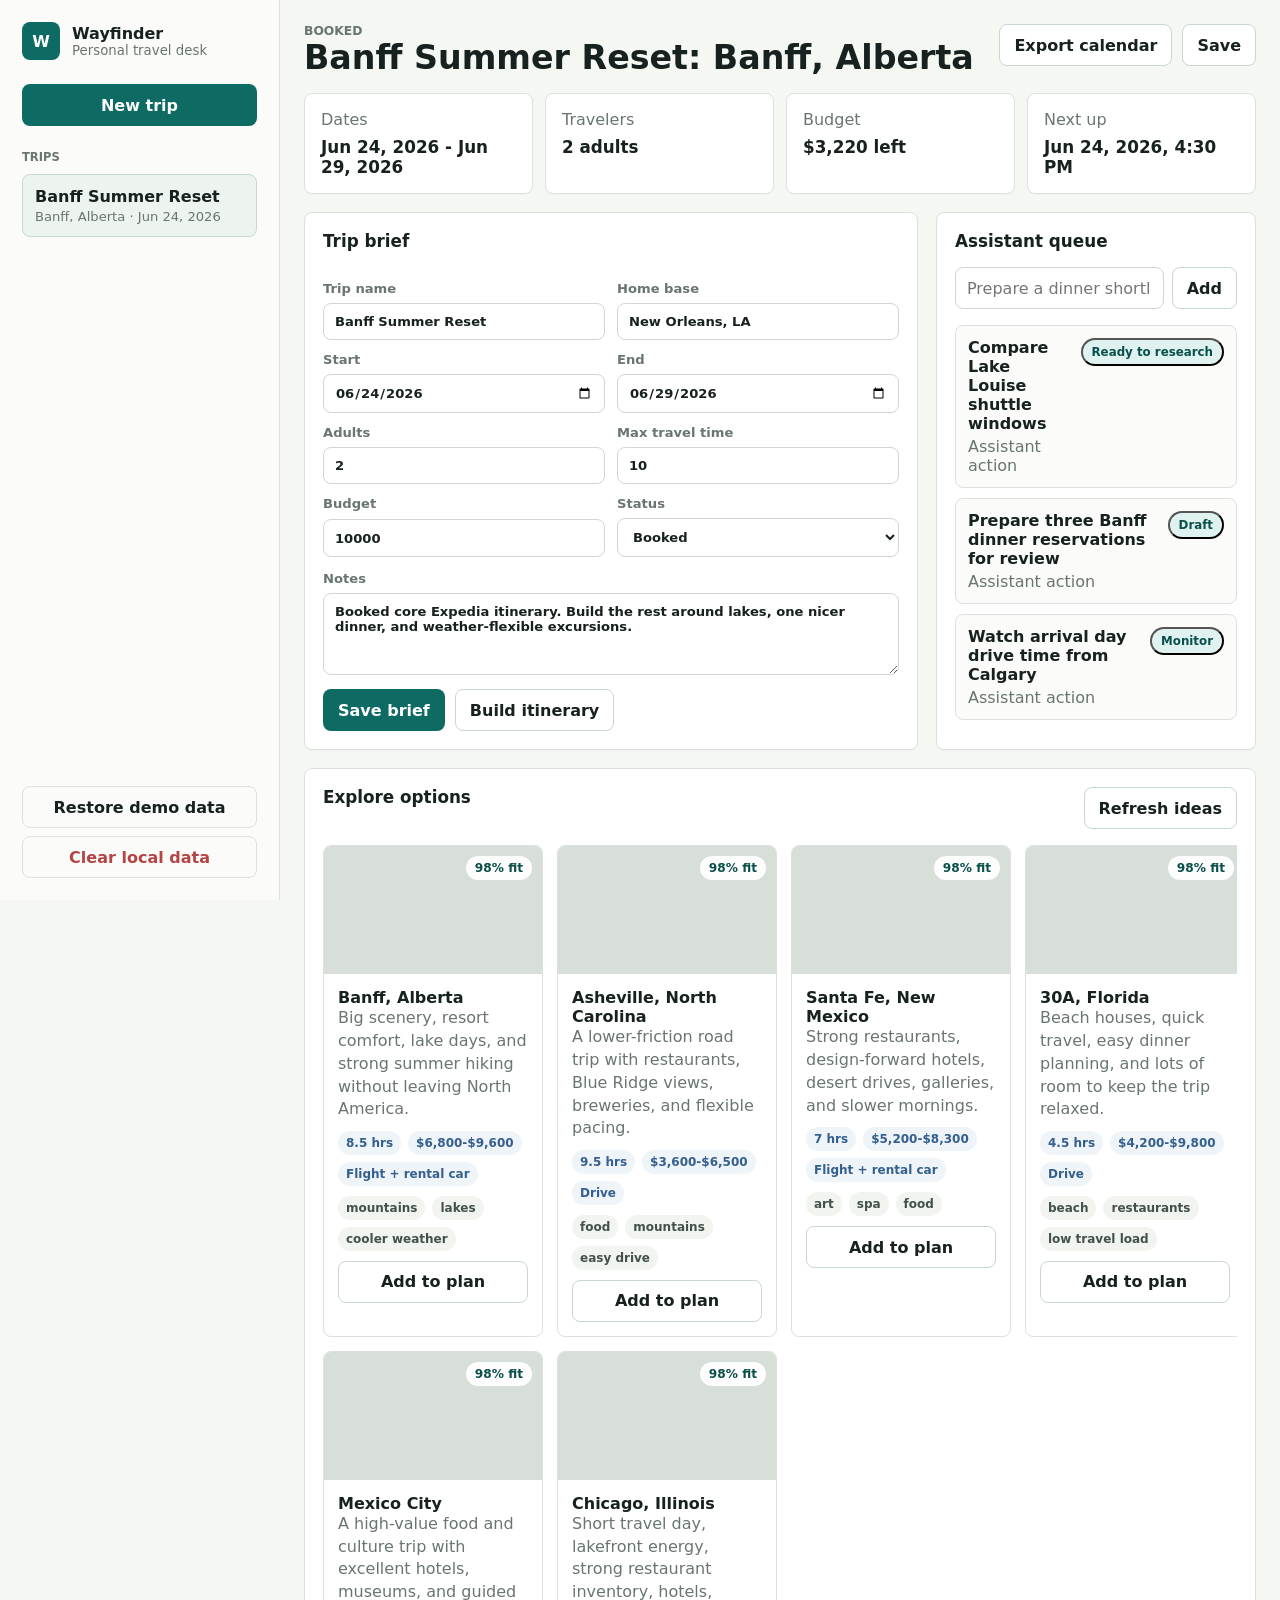
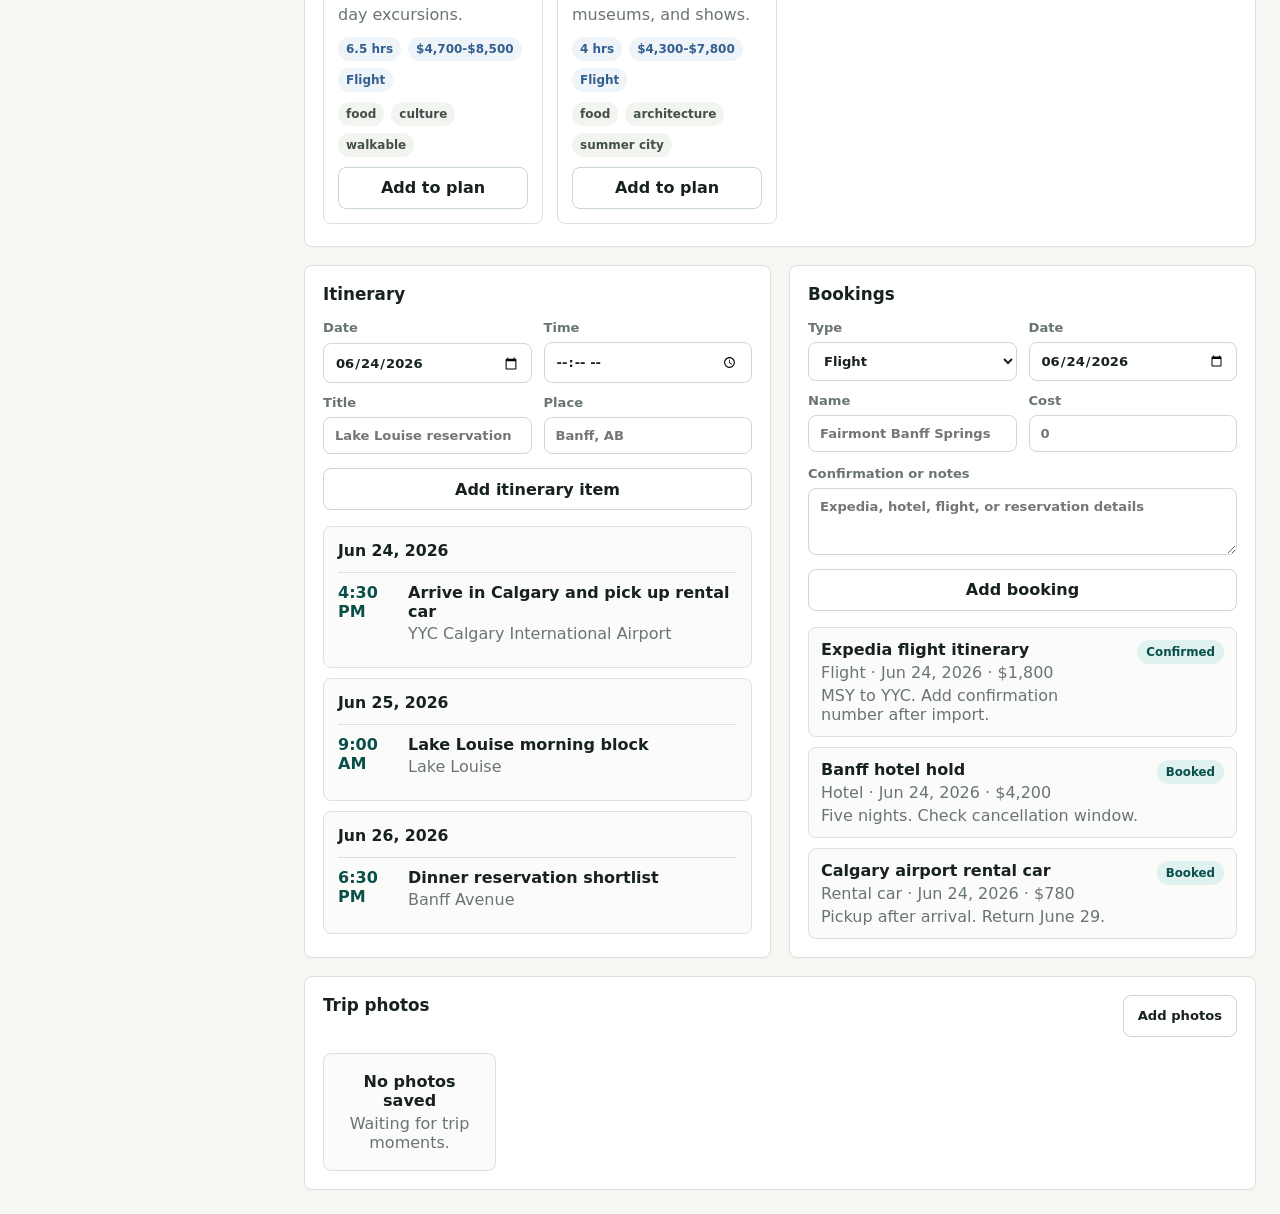
<file: travel-assistant/index.html>
<!doctype html>
<html lang="en">
  <head>
    <meta charset="utf-8">
    <meta name="viewport" content="width=device-width, initial-scale=1">
    <title>Wayfinder Travel Assistant</title>
    <link rel="stylesheet" href="styles.css">
  </head>
  <body>
    <div class="app-shell">
      <aside class="sidebar">
        <div class="brand">
          <span class="brand-mark">W</span>
          <div>
            <strong>Wayfinder</strong>
            <small>Personal travel desk</small>
          </div>
        </div>

        <button class="primary-action" id="newTripButton" type="button">New trip</button>

        <nav class="trip-list" aria-label="Trips">
          <div class="nav-heading">Trips</div>
          <div id="tripList"></div>
        </nav>

        <div class="sidebar-footer">
          <button class="ghost-button" id="seedButton" type="button">Restore demo data</button>
          <button class="ghost-button danger" id="clearButton" type="button">Clear local data</button>
        </div>
      </aside>

      <main class="workspace">
        <header class="topbar">
          <div>
            <p class="eyebrow" id="tripStatus">Planning</p>
            <h1 id="tripTitle">Trip workspace</h1>
          </div>
          <div class="topbar-actions">
            <button class="secondary-button" id="exportButton" type="button">Export calendar</button>
            <button class="secondary-button" id="saveButton" type="button">Save</button>
          </div>
        </header>

        <section class="summary-grid" aria-label="Trip summary">
          <article class="metric">
            <span>Dates</span>
            <strong id="summaryDates">-</strong>
          </article>
          <article class="metric">
            <span>Travelers</span>
            <strong id="summaryTravelers">-</strong>
          </article>
          <article class="metric">
            <span>Budget</span>
            <strong id="summaryBudget">-</strong>
          </article>
          <article class="metric">
            <span>Next up</span>
            <strong id="summaryNext">-</strong>
          </article>
        </section>

        <section class="content-grid">
          <form class="panel trip-form" id="tripForm">
            <div class="panel-header">
              <div>
                <h2>Trip brief</h2>
              </div>
            </div>

            <div class="form-grid">
              <label>
                Trip name
                <input id="tripName" name="name" type="text" required>
              </label>
              <label>
                Home base
                <input id="homeBase" name="homeBase" type="text" required>
              </label>
              <label>
                Start
                <input id="startDate" name="startDate" type="date" required>
              </label>
              <label>
                End
                <input id="endDate" name="endDate" type="date" required>
              </label>
              <label>
                Adults
                <input id="adults" name="adults" type="number" min="1" value="2" required>
              </label>
              <label>
                Max travel time
                <input id="maxTravelHours" name="maxTravelHours" type="number" min="1" value="10" required>
              </label>
              <label>
                Budget
                <input id="budget" name="budget" type="number" min="0" step="100" required>
              </label>
              <label>
                Status
                <select id="status" name="status">
                  <option>Idea</option>
                  <option>Planning</option>
                  <option>Booked</option>
                  <option>Active</option>
                  <option>Archived</option>
                </select>
              </label>
            </div>

            <label>
              Notes
              <textarea id="notes" name="notes" rows="4"></textarea>
            </label>

            <div class="button-row">
              <button class="primary-action" type="submit">Save brief</button>
              <button class="secondary-button" id="buildItineraryButton" type="button">Build itinerary</button>
            </div>
          </form>

          <aside class="panel command-panel">
            <div class="panel-header">
              <div>
                <h2>Assistant queue</h2>
              </div>
            </div>
            <form id="taskForm" class="inline-form">
              <input id="taskInput" type="text" placeholder="Prepare a dinner shortlist in Banff">
              <button class="secondary-button" type="submit">Add</button>
            </form>
            <div id="taskList" class="task-list"></div>
          </aside>
        </section>

        <section class="panel">
          <div class="panel-header">
            <div>
              <h2>Explore options</h2>
            </div>
            <button class="secondary-button" id="refreshIdeasButton" type="button">Refresh ideas</button>
          </div>
          <div class="destination-grid" id="destinationGrid"></div>
        </section>

        <section class="split-grid">
          <article class="panel">
            <div class="panel-header">
              <div>
                <h2>Itinerary</h2>
              </div>
            </div>
            <form id="itineraryForm" class="stacked-form">
              <div class="form-grid tight">
                <label>
                  Date
                  <input id="itemDate" type="date" required>
                </label>
                <label>
                  Time
                  <input id="itemTime" type="time" required>
                </label>
                <label>
                  Title
                  <input id="itemTitle" type="text" required placeholder="Lake Louise reservation">
                </label>
                <label>
                  Place
                  <input id="itemPlace" type="text" placeholder="Banff, AB">
                </label>
              </div>
              <button class="secondary-button" type="submit">Add itinerary item</button>
            </form>
            <div id="itineraryDays" class="day-list"></div>
          </article>

          <article class="panel">
            <div class="panel-header">
              <div>
                <h2>Bookings</h2>
              </div>
            </div>
            <form id="bookingForm" class="stacked-form">
              <div class="form-grid tight">
                <label>
                  Type
                  <select id="bookingType">
                    <option>Flight</option>
                    <option>Hotel</option>
                    <option>Rental car</option>
                    <option>Restaurant</option>
                    <option>Excursion</option>
                    <option>Other</option>
                  </select>
                </label>
                <label>
                  Date
                  <input id="bookingDate" type="date" required>
                </label>
                <label>
                  Name
                  <input id="bookingName" type="text" required placeholder="Fairmont Banff Springs">
                </label>
                <label>
                  Cost
                  <input id="bookingCost" type="number" min="0" step="1" placeholder="0">
                </label>
              </div>
              <label>
                Confirmation or notes
                <textarea id="bookingNotes" rows="3" placeholder="Expedia, hotel, flight, or reservation details"></textarea>
              </label>
              <button class="secondary-button" type="submit">Add booking</button>
            </form>
            <div id="bookingList" class="booking-list"></div>
          </article>
        </section>

        <section class="panel">
          <div class="panel-header">
            <div>
              <h2>Trip photos</h2>
            </div>
            <label class="file-button">
              Add photos
              <input id="photoInput" type="file" accept="image/*" multiple>
            </label>
          </div>
          <div id="photoGrid" class="photo-grid"></div>
        </section>
      </main>
    </div>

    <template id="emptyStateTemplate">
      <div class="empty-state">
        <strong>No items yet</strong>
        <span>Waiting for trip details.</span>
      </div>
    </template>

    <script src="app.js"></script>
  </body>
</html>
</file>
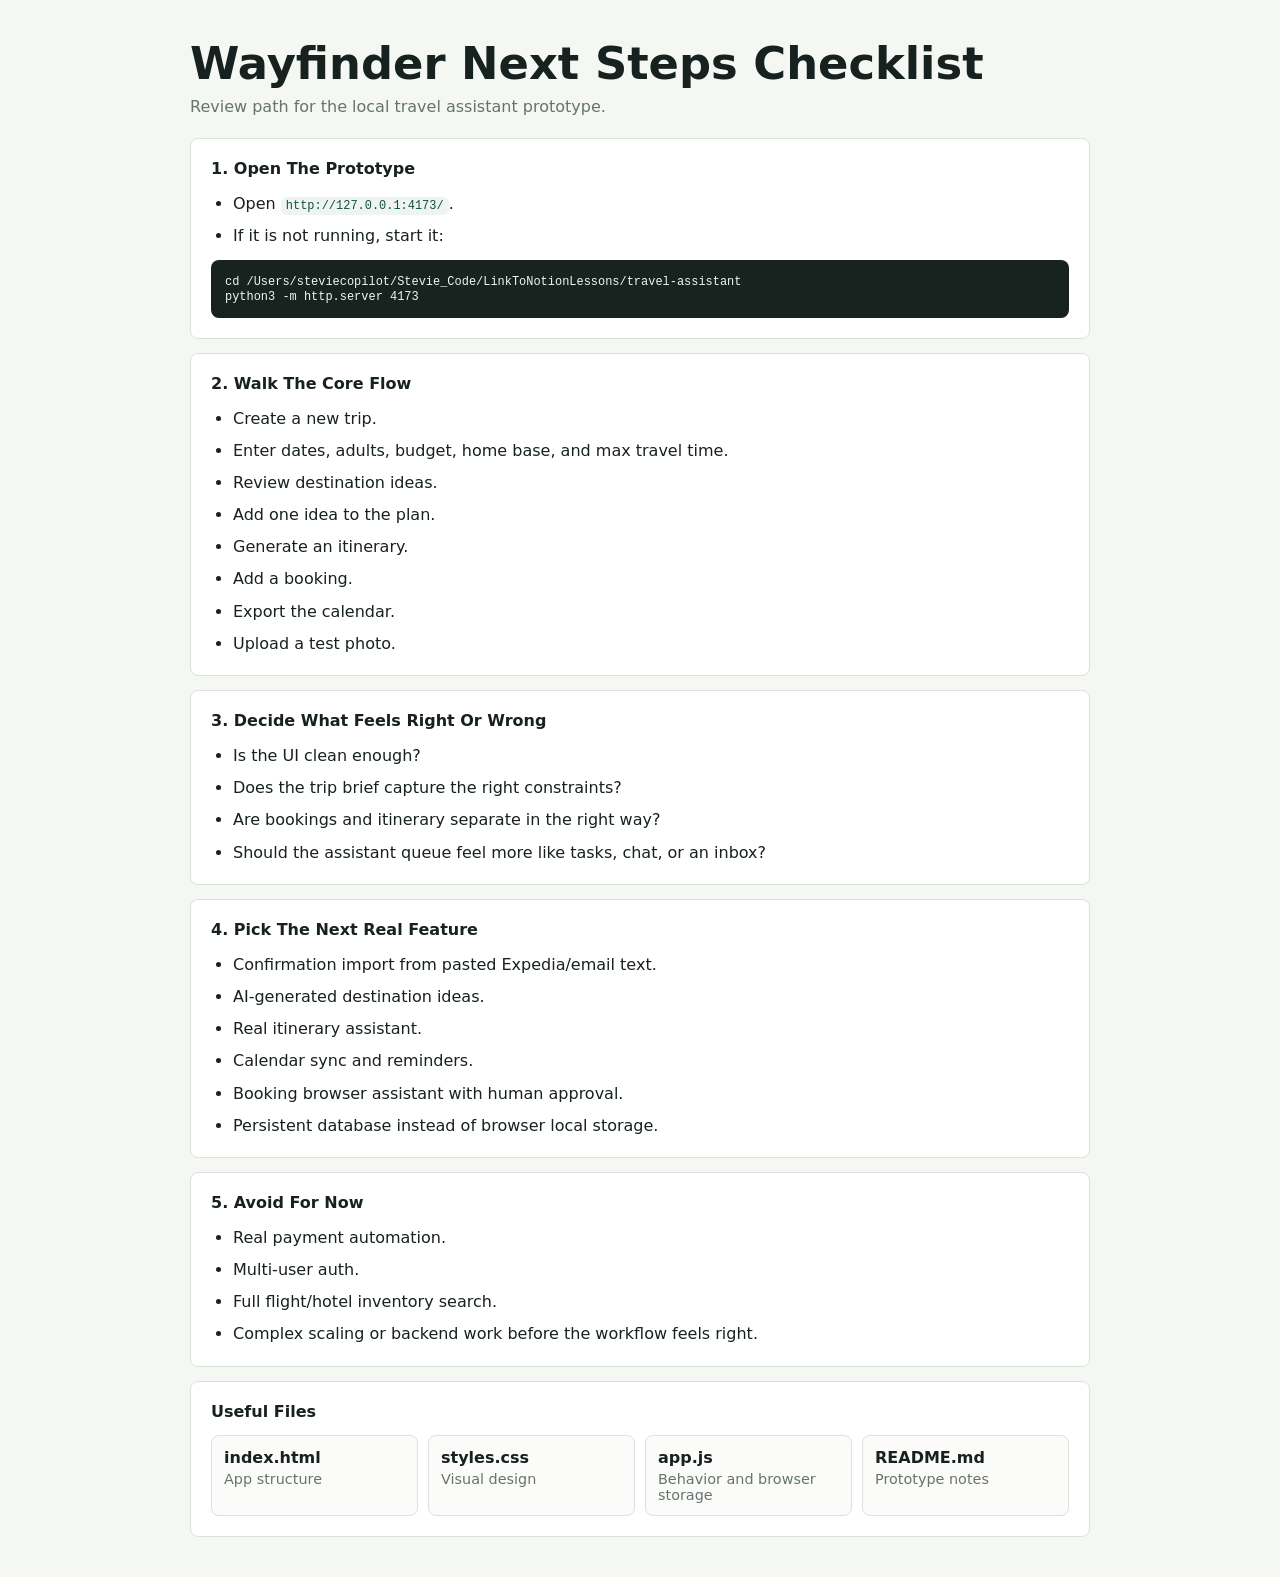
<file: travel-assistant/next-steps-checklist.html>
<!doctype html>
<html lang="en">
  <head>
    <meta charset="utf-8">
    <meta name="viewport" content="width=device-width, initial-scale=1">
    <title>Wayfinder Next Steps Checklist</title>
    <style>
      :root {
        --ink: #17211f;
        --muted: #66736e;
        --line: #dbe2de;
        --canvas: #f4f7f2;
        --panel: #ffffff;
        --accent: #0d6b64;
      }

      * {
        box-sizing: border-box;
      }

      body {
        margin: 0;
        background: var(--canvas);
        color: var(--ink);
        font-family: Inter, ui-sans-serif, system-ui, -apple-system, BlinkMacSystemFont, "Segoe UI", sans-serif;
        letter-spacing: 0;
      }

      main {
        width: min(900px, calc(100% - 32px));
        margin: 0 auto;
        padding: 40px 0;
      }

      header {
        margin-bottom: 22px;
      }

      h1 {
        margin: 0;
        font-size: clamp(1.8rem, 4vw, 2.8rem);
        line-height: 1.05;
        letter-spacing: 0;
      }

      .subtitle {
        margin: 10px 0 0;
        color: var(--muted);
        font-size: 1rem;
      }

      section {
        margin-top: 14px;
        border: 1px solid var(--line);
        border-radius: 8px;
        background: var(--panel);
        padding: 20px;
      }

      h2 {
        margin: 0 0 14px;
        font-size: 1rem;
      }

      ul {
        display: grid;
        gap: 9px;
        margin: 0;
        padding-left: 22px;
      }

      li {
        line-height: 1.45;
      }

      code {
        border-radius: 6px;
        background: #eef4ef;
        color: #174d48;
        padding: 2px 5px;
        font-size: 0.92em;
      }

      pre {
        overflow-x: auto;
        margin: 12px 0 0;
        border-radius: 8px;
        background: #18221f;
        color: #edf7f3;
        padding: 14px;
      }

      pre code {
        background: transparent;
        color: inherit;
        padding: 0;
      }

      .file-grid {
        display: grid;
        grid-template-columns: repeat(auto-fit, minmax(180px, 1fr));
        gap: 10px;
      }

      .file {
        border: 1px solid var(--line);
        border-radius: 8px;
        background: #fbfcf9;
        padding: 12px;
      }

      .file strong,
      .file span {
        display: block;
      }

      .file span {
        margin-top: 4px;
        color: var(--muted);
        font-size: 0.9rem;
      }

      @media (max-width: 620px) {
        main {
          padding: 24px 0;
        }

        section {
          padding: 16px;
        }
      }
    </style>
  </head>
  <body>
    <main>
      <header>
        <h1>Wayfinder Next Steps Checklist</h1>
        <p class="subtitle">Review path for the local travel assistant prototype.</p>
      </header>

      <section>
        <h2>1. Open The Prototype</h2>
        <ul>
          <li>Open <code>http://127.0.0.1:4173/</code>.</li>
          <li>If it is not running, start it:</li>
        </ul>
        <pre><code>cd /Users/steviecopilot/Stevie_Code/LinkToNotionLessons/travel-assistant
python3 -m http.server 4173</code></pre>
      </section>

      <section>
        <h2>2. Walk The Core Flow</h2>
        <ul>
          <li>Create a new trip.</li>
          <li>Enter dates, adults, budget, home base, and max travel time.</li>
          <li>Review destination ideas.</li>
          <li>Add one idea to the plan.</li>
          <li>Generate an itinerary.</li>
          <li>Add a booking.</li>
          <li>Export the calendar.</li>
          <li>Upload a test photo.</li>
        </ul>
      </section>

      <section>
        <h2>3. Decide What Feels Right Or Wrong</h2>
        <ul>
          <li>Is the UI clean enough?</li>
          <li>Does the trip brief capture the right constraints?</li>
          <li>Are bookings and itinerary separate in the right way?</li>
          <li>Should the assistant queue feel more like tasks, chat, or an inbox?</li>
        </ul>
      </section>

      <section>
        <h2>4. Pick The Next Real Feature</h2>
        <ul>
          <li>Confirmation import from pasted Expedia/email text.</li>
          <li>AI-generated destination ideas.</li>
          <li>Real itinerary assistant.</li>
          <li>Calendar sync and reminders.</li>
          <li>Booking browser assistant with human approval.</li>
          <li>Persistent database instead of browser local storage.</li>
        </ul>
      </section>

      <section>
        <h2>5. Avoid For Now</h2>
        <ul>
          <li>Real payment automation.</li>
          <li>Multi-user auth.</li>
          <li>Full flight/hotel inventory search.</li>
          <li>Complex scaling or backend work before the workflow feels right.</li>
        </ul>
      </section>

      <section>
        <h2>Useful Files</h2>
        <div class="file-grid">
          <div class="file">
            <strong>index.html</strong>
            <span>App structure</span>
          </div>
          <div class="file">
            <strong>styles.css</strong>
            <span>Visual design</span>
          </div>
          <div class="file">
            <strong>app.js</strong>
            <span>Behavior and browser storage</span>
          </div>
          <div class="file">
            <strong>README.md</strong>
            <span>Prototype notes</span>
          </div>
        </div>
      </section>
    </main>
  </body>
</html>
</file>
<file: travel-assistant/styles.css>
:root {
  color-scheme: light;
  --ink: #17211f;
  --muted: #697570;
  --line: #dbe2de;
  --panel: #ffffff;
  --canvas: #f4f7f2;
  --soft: #edf4ef;
  --accent: #0d6b64;
  --accent-strong: #094f4a;
  --accent-soft: #dff2ef;
  --clay: #bd6544;
  --blue: #345f8f;
  --gold: #b38422;
  --danger: #b54444;
  --shadow: 0 20px 55px rgba(35, 48, 42, 0.12);
  --radius: 8px;
}

* {
  box-sizing: border-box;
}

html {
  min-width: 320px;
}

body {
  margin: 0;
  min-height: 100vh;
  background: var(--canvas);
  color: var(--ink);
  font-family: Inter, ui-sans-serif, system-ui, -apple-system, BlinkMacSystemFont, "Segoe UI", sans-serif;
  letter-spacing: 0;
}

button,
input,
select,
textarea {
  font: inherit;
}

button {
  cursor: pointer;
}

.app-shell {
  display: grid;
  grid-template-columns: 280px minmax(0, 1fr);
  min-height: 100vh;
}

.sidebar {
  position: sticky;
  top: 0;
  display: flex;
  flex-direction: column;
  gap: 24px;
  height: 100vh;
  padding: 22px;
  border-right: 1px solid var(--line);
  background: #fbfcf9;
}

.brand {
  display: flex;
  align-items: center;
  gap: 12px;
}

.brand-mark {
  display: grid;
  width: 38px;
  height: 38px;
  place-items: center;
  border-radius: var(--radius);
  background: var(--accent);
  color: #ffffff;
  font-weight: 800;
}

.brand strong,
.brand small {
  display: block;
}

.brand small,
.nav-heading,
.eyebrow,
.metric span,
.panel-header p,
.empty-state span,
.meta,
label {
  color: var(--muted);
}

.nav-heading {
  margin-bottom: 10px;
  font-size: 0.72rem;
  font-weight: 800;
  text-transform: uppercase;
}

.trip-list {
  min-height: 0;
  overflow: auto;
}

.trip-button {
  display: block;
  width: 100%;
  padding: 12px;
  border: 1px solid transparent;
  border-radius: var(--radius);
  background: transparent;
  color: var(--ink);
  text-align: left;
}

.trip-button + .trip-button {
  margin-top: 8px;
}

.trip-button strong,
.trip-button span {
  display: block;
}

.trip-button span {
  margin-top: 3px;
  color: var(--muted);
  font-size: 0.82rem;
}

.trip-button.active {
  border-color: #c6d8d1;
  background: var(--soft);
}

.sidebar-footer {
  display: grid;
  gap: 8px;
  margin-top: auto;
}

.workspace {
  display: grid;
  gap: 18px;
  align-content: start;
  padding: 24px;
}

.topbar {
  display: flex;
  align-items: flex-start;
  justify-content: space-between;
  gap: 20px;
}

.topbar h1 {
  max-width: 780px;
  margin: 2px 0 0;
  font-size: clamp(1.55rem, 2.6vw, 2.35rem);
  line-height: 1.06;
  letter-spacing: 0;
}

.eyebrow {
  margin: 0;
  font-size: 0.77rem;
  font-weight: 800;
  text-transform: uppercase;
}

.topbar-actions,
.button-row {
  display: flex;
  flex-wrap: wrap;
  gap: 10px;
}

.primary-action,
.secondary-button,
.ghost-button,
.file-button {
  min-height: 42px;
  border-radius: var(--radius);
  border: 1px solid transparent;
  padding: 10px 14px;
  font-weight: 750;
}

.primary-action {
  background: var(--accent);
  color: #ffffff;
}

.primary-action:hover {
  background: var(--accent-strong);
}

.secondary-button {
  border-color: #c9d8d1;
  background: #ffffff;
  color: var(--ink);
}

.secondary-button:hover,
.ghost-button:hover {
  border-color: var(--accent);
}

.ghost-button {
  border-color: var(--line);
  background: transparent;
  color: var(--ink);
}

.ghost-button.danger {
  color: var(--danger);
}

.summary-grid {
  display: grid;
  grid-template-columns: repeat(4, minmax(0, 1fr));
  gap: 12px;
}

.metric,
.panel {
  border: 1px solid var(--line);
  border-radius: var(--radius);
  background: var(--panel);
  box-shadow: 0 1px 0 rgba(17, 24, 20, 0.02);
}

.metric {
  min-width: 0;
  padding: 16px;
}

.metric span,
.metric strong {
  display: block;
}

.metric strong {
  overflow-wrap: anywhere;
  margin-top: 8px;
  font-size: 1.05rem;
}

.content-grid {
  display: grid;
  grid-template-columns: minmax(0, 1.45fr) minmax(320px, 0.7fr);
  gap: 18px;
}

.split-grid {
  display: grid;
  grid-template-columns: repeat(2, minmax(0, 1fr));
  gap: 18px;
}

.panel {
  min-width: 0;
  padding: 18px;
}

.panel-header {
  display: flex;
  align-items: flex-start;
  justify-content: space-between;
  gap: 16px;
  margin-bottom: 16px;
}

.panel-header h2 {
  margin: 0;
  font-size: 1.05rem;
}

.panel-header p {
  margin: 5px 0 0;
  line-height: 1.45;
}

.form-grid {
  display: grid;
  grid-template-columns: repeat(2, minmax(0, 1fr));
  gap: 12px;
}

.form-grid.tight {
  grid-template-columns: repeat(2, minmax(0, 1fr));
}

label {
  display: grid;
  gap: 7px;
  min-width: 0;
  font-size: 0.82rem;
  font-weight: 750;
}

input,
select,
textarea {
  width: 100%;
  min-width: 0;
  border: 1px solid #cfd8d2;
  border-radius: var(--radius);
  background: #ffffff;
  color: var(--ink);
  padding: 10px 11px;
}

textarea {
  resize: vertical;
}

input:focus,
select:focus,
textarea:focus {
  outline: 3px solid rgba(13, 107, 100, 0.16);
  border-color: var(--accent);
}

.trip-form,
.stacked-form {
  display: grid;
  gap: 14px;
}

.inline-form {
  display: grid;
  grid-template-columns: minmax(0, 1fr) auto;
  gap: 8px;
}

.task-list,
.booking-list,
.day-list {
  display: grid;
  gap: 10px;
}

.inline-form + .task-list,
.stacked-form + .booking-list,
.stacked-form + .day-list {
  margin-top: 16px;
}

.task,
.booking,
.day-card,
.empty-state {
  border: 1px solid var(--line);
  border-radius: var(--radius);
  background: #fbfcf9;
}

.task,
.booking {
  display: flex;
  align-items: flex-start;
  justify-content: space-between;
  gap: 12px;
  padding: 12px;
}

.task strong,
.booking strong {
  display: block;
}

.task .meta,
.booking .meta {
  margin-top: 4px;
}

.status-pill {
  flex: 0 0 auto;
  border-radius: 999px;
  background: var(--accent-soft);
  color: var(--accent-strong);
  padding: 5px 9px;
  font-size: 0.74rem;
  font-weight: 800;
}

.destination-grid {
  display: grid;
  grid-template-columns: repeat(4, minmax(220px, 1fr));
  gap: 14px;
  overflow-x: auto;
  padding-bottom: 4px;
}

.destination-card {
  overflow: hidden;
  min-width: 220px;
  border: 1px solid var(--line);
  border-radius: var(--radius);
  background: #ffffff;
}

.destination-media {
  position: relative;
  height: 128px;
  background-color: #d7dfd8;
  background-position: center;
  background-size: cover;
}

.fit-badge {
  position: absolute;
  right: 10px;
  top: 10px;
  border-radius: 999px;
  background: rgba(255, 255, 255, 0.94);
  color: var(--accent-strong);
  padding: 5px 9px;
  font-size: 0.76rem;
  font-weight: 850;
}

.destination-body {
  display: grid;
  gap: 10px;
  padding: 14px;
}

.destination-body h3 {
  margin: 0;
  font-size: 1rem;
}

.destination-body p {
  margin: 0;
  color: var(--muted);
  line-height: 1.42;
}

.tag-row,
.facts {
  display: flex;
  flex-wrap: wrap;
  gap: 7px;
}

.tag,
.fact {
  border-radius: 999px;
  background: #f1f4ef;
  color: #43504b;
  padding: 5px 8px;
  font-size: 0.75rem;
  font-weight: 750;
}

.fact {
  background: #eef4f7;
  color: var(--blue);
}

.day-card {
  padding: 14px;
}

.day-card h3 {
  margin: 0 0 12px;
  font-size: 0.98rem;
}

.itinerary-item {
  display: grid;
  grid-template-columns: 58px minmax(0, 1fr);
  gap: 12px;
  padding: 10px 0;
  border-top: 1px solid var(--line);
}

.itinerary-item time {
  color: var(--accent-strong);
  font-weight: 850;
}

.itinerary-item strong,
.itinerary-item span {
  display: block;
}

.itinerary-item span {
  margin-top: 3px;
  color: var(--muted);
}

.photo-grid {
  display: grid;
  grid-template-columns: repeat(auto-fill, minmax(150px, 1fr));
  gap: 12px;
}

.photo-card {
  overflow: hidden;
  border: 1px solid var(--line);
  border-radius: var(--radius);
  background: #ffffff;
}

.photo-card img {
  display: block;
  width: 100%;
  aspect-ratio: 4 / 3;
  object-fit: cover;
}

.photo-card span {
  display: block;
  padding: 9px;
  color: var(--muted);
  font-size: 0.78rem;
}

.file-button {
  position: relative;
  display: inline-grid;
  place-items: center;
  border-color: #c9d8d1;
  background: #ffffff;
  color: var(--ink);
}

.file-button input {
  position: absolute;
  inset: 0;
  opacity: 0;
  cursor: pointer;
}

.empty-state {
  display: grid;
  gap: 4px;
  padding: 18px;
  text-align: center;
}

.toast {
  position: fixed;
  right: 20px;
  bottom: 20px;
  z-index: 10;
  max-width: min(360px, calc(100vw - 40px));
  border: 1px solid #bdd3cb;
  border-radius: var(--radius);
  background: #ffffff;
  box-shadow: var(--shadow);
  padding: 12px 14px;
  color: var(--ink);
  font-weight: 750;
}

@media (max-width: 1120px) {
  .summary-grid,
  .destination-grid {
    grid-template-columns: repeat(2, minmax(0, 1fr));
  }

  .content-grid,
  .split-grid {
    grid-template-columns: 1fr;
  }
}

@media (max-width: 760px) {
  .app-shell {
    grid-template-columns: 1fr;
  }

  .sidebar {
    position: static;
    height: auto;
    border-right: 0;
    border-bottom: 1px solid var(--line);
  }

  .workspace {
    padding: 16px;
  }

  .topbar {
    display: grid;
  }

  .summary-grid,
  .form-grid,
  .form-grid.tight,
  .destination-grid {
    grid-template-columns: 1fr;
  }

  .panel-header,
  .task,
  .booking {
    display: grid;
  }

  .inline-form {
    grid-template-columns: 1fr;
  }
}
</file>
